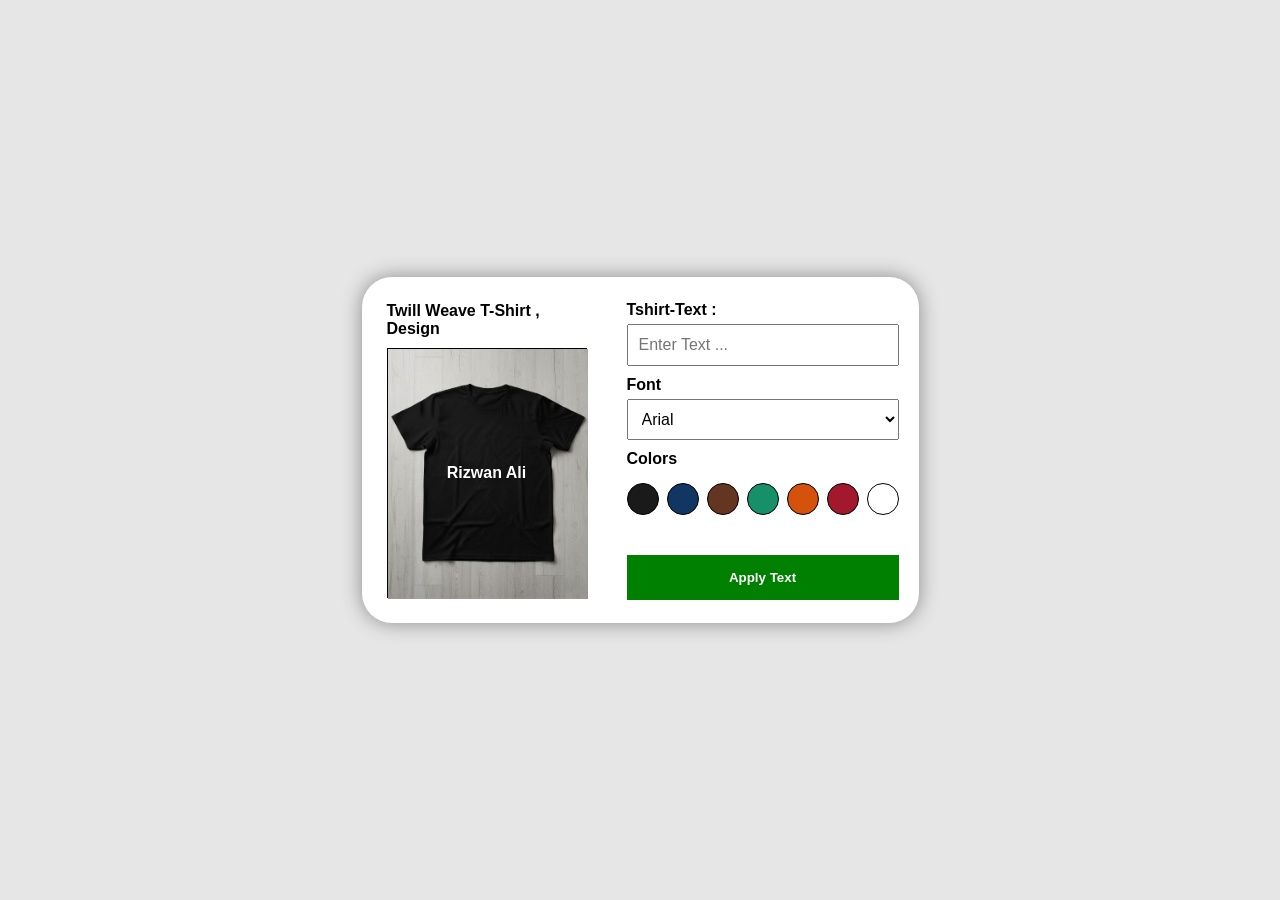
<file: Custom Product Mockup Tool/index.html>
<!DOCTYPE html>
<html lang="en">

<head>
    <meta charset="UTF-8">
    <meta name="viewport" content="width=device-width, initial-scale=1.0">
    <title>Product Mockup</title>
    <link rel="stylesheet" href="style.css">
</head>

<body>
    <div class="container">
        <div class="mockup-sec">
            <p class="shirt-name">Twill Weave T-Shirt ,
                Design</p>
            <div class="shirt-sec">
                <img id="Tshirt" src="Shirts/Black Shirt.png" height="250px" width="200px" alt="">
                <p id="Tshirt-text">Rizwan Ali</p>
            </div>
        </div>
        <div class="changing-sec">
            <div class="about-tshirt">
                <p>Tshirt-Text : </p>
                <input type="text" id="shirt-user-text" placeholder="Enter Text ...">
            </div>
            <div class="font">
                <p>Font</p>
                <select name="" id="font-selection">
                    <option value="Arial">Arial</option>
                    <option value="Courier New">Courier New</option>
                    <option value="Georgia">Georgia</option>
                    <option value="Impact">Impact</option>
                    <option value="Times New Roman">Times New Roman</option>
                </select>
            </div>
            <div class="colors">
                <p>Colors</p>
                <div class="clrs-pallets">
                    <div id="black-color" class="color-box clr-btn" data-shirt="black"
                        style="background-color: #1B1A1A;"></div>
                    <div id="blue-color" class="color-box clr-btn" data-shirt="blue" style="background-color: #113661;">
                    </div>
                    <div id="brown-color" class="color-box clr-btn" data-shirt="brown"
                        style="background-color: #643622;"></div>
                    <div id="green-color" class="color-box clr-btn" data-shirt="green"
                        style="background-color: #169069;"></div>
                    <div id="orange-color" class="color-box clr-btn" data-shirt="orange"
                        style="background-color: #D5520C;"></div>
                    <div id="red-color" class="color-box clr-btn" data-shirt="red" style="background-color: #A2182C;">
                    </div>
                    <div id="white-color" class="color-box clr-btn" data-shirt="white" style="background-color: #ffff;">
                    </div>
                </div>
            </div>
            <button id="apply-btn">
                Apply Text
            </button>
        </div>
    </div>
    <script src="app.js"></script>
</body>

</html>
</file>
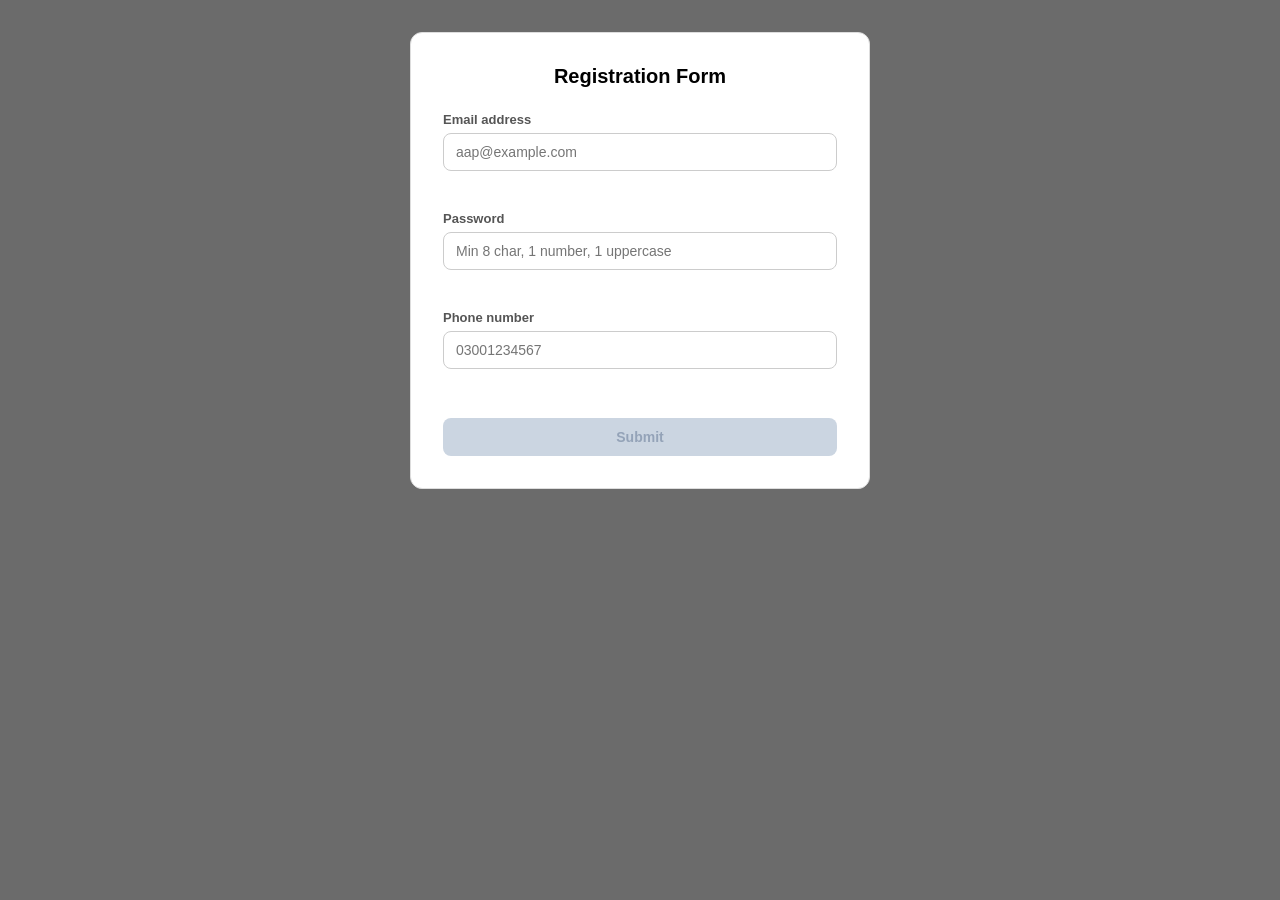
<file: Form Validation/index.html>
<!DOCTYPE html>
<html lang="en">

<head>
    <meta charset="UTF-8">
    <meta name="viewport" content="width=device-width, initial-scale=1.0">
    <title>Form Validation</title>
    <link rel="stylesheet" href="style.css">
</head>

<body>
    <div class="form-wrapper">
        <h2>Registration Form</h2>

        <div class="field">
            <label for="email">Email address</label>
            <input type="text" id="email" placeholder="aap@example.com">
            <div class="msg" id="email-msg"></div>
        </div>

        <div class="field">
            <label for="password">Password</label>
            <input type="password" id="password" placeholder="Min 8 char, 1 number, 1 uppercase">
            <div class="msg" id="password-msg"></div>
        </div>

        <div class="field">
            <label for="phone">Phone number</label>
            <input type="text" id="phone" placeholder="03001234567">
            <div class="msg" id="phone-msg"></div>
        </div>

        <button class="submit-btn" id="submit-btn" disabled>Submit</button>
        <div class="success-banner" id="success-banner">Form is Submitted! Thanks.</div>
    </div>
    <script src="app.js"></script>
</body>

</html>
</file>
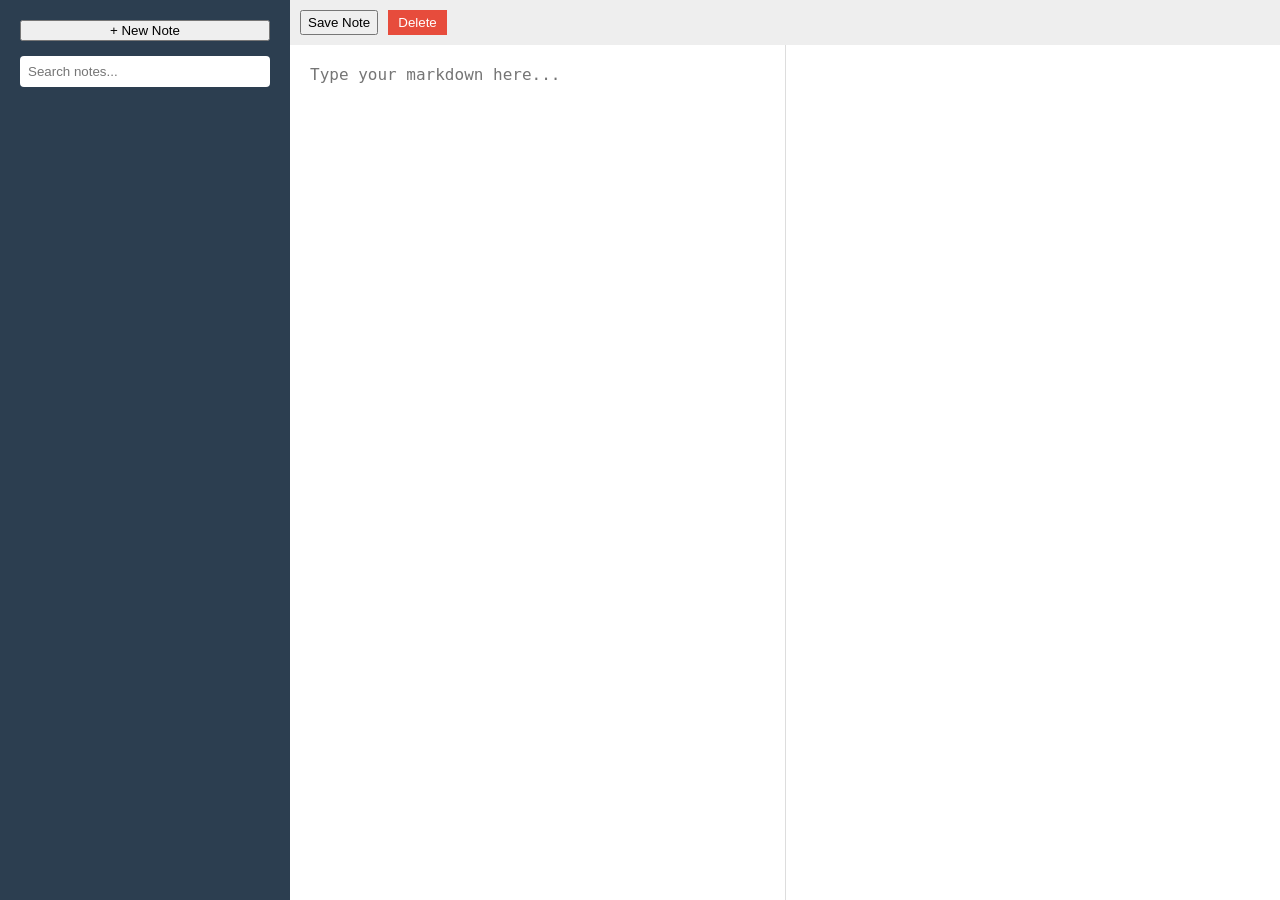
<file: Notes App/index.html>
<!DOCTYPE html>
<html lang="en">
<head>
    <meta charset="UTF-8">
    <meta name="viewport" content="width=device-width, initial-scale=1.0">
    <title>Notes Taking App</title>
    <link rel="stylesheet" href="style.css">
</head>
<body>
     <div class="app-container">
        <aside class="sidebar">
            <button id="add-note-btn">+ New Note</button>
            <input type="text" id="search-bar" placeholder="Search notes...">
            <ul id="notes-list"></ul>
        </aside>

        <main class="editor-container">
            <div class="toolbar">
                <button id="save-btn">Save Note</button>
                <button id="delete-btn" class="danger">Delete</button>
            </div>
            <div class="view-split">
                <textarea id="markdown-input" placeholder="Type your markdown here..."></textarea>
                <div id="markdown-preview" class="preview"></div>
            </div>
        </main>
    </div>
    <script src="app.js"></script>
</body>
</html>
</file>
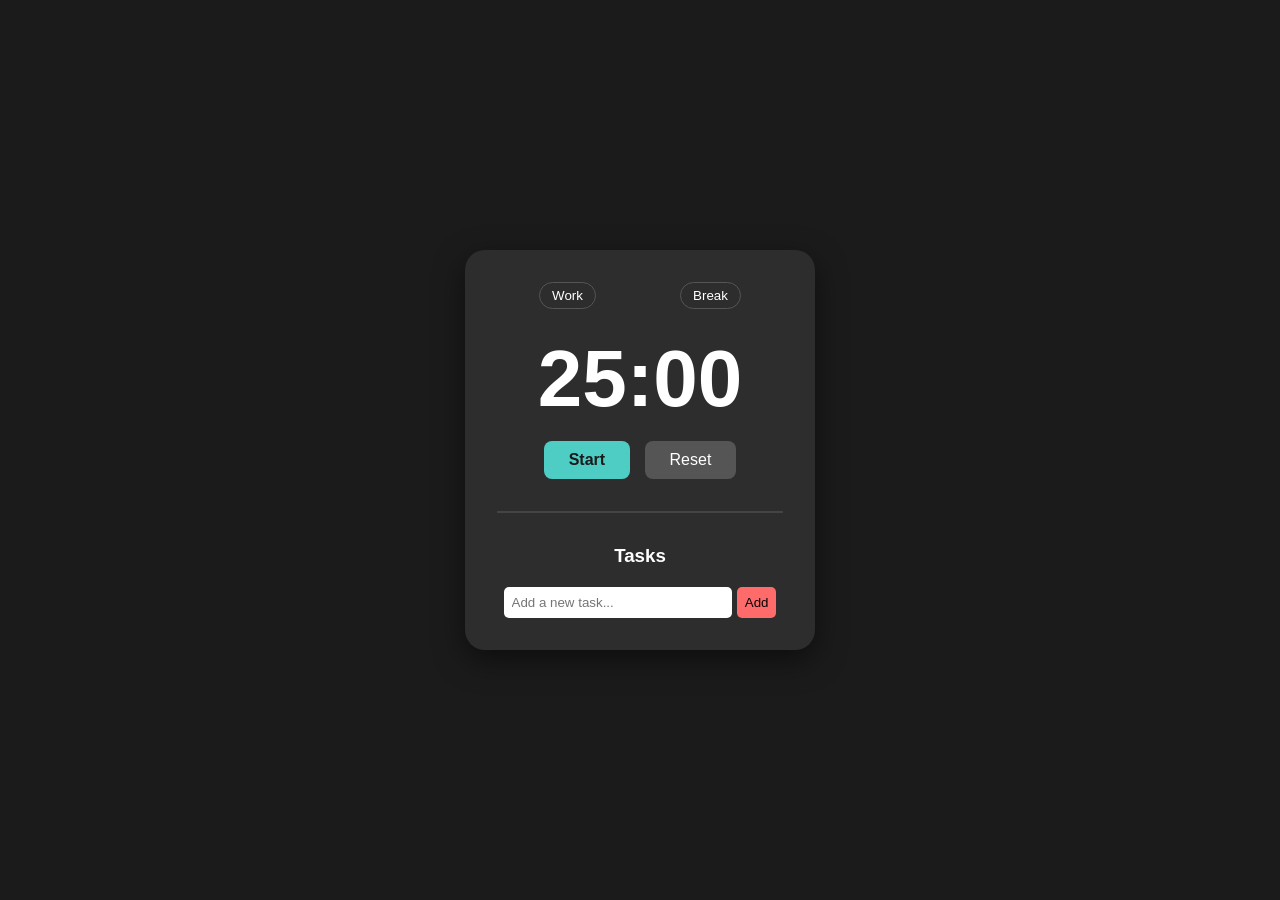
<file: Pomodoro Timer Pro/index.html>
<!DOCTYPE html>
<html lang="en">

<head>
    <meta charset="UTF-8">
    <meta name="viewport" content="width=device-width, initial-scale=1.0">
    <title>Pomodoro Timer Pro</title>
    <link rel="stylesheet" href="style.css">
</head>

<body>
    <div class="container">
        <div class="modes">
            <button class="modebtns" id="workbtn">Work</button>
            <button class="modebtns" id="breakbtn">Break</button>
        </div>
        <div class="timer-display" id="timer">25:00</div>
        <div class="controls">
            <button id="start-btn">Start</button>
            <button id="reset-btn">Reset</button>
        </div>
        <hr>
        <div class="task-section">
            <h3>Tasks</h3>
            <input type="text" id="taskInput" placeholder="Add a new task...">
            <button onclick="addTask()">Add</button>
            <ul id="taskList"></ul>
        </div>
    </div>
    <script src="app.js"></script>
</body>

</html>
</file>
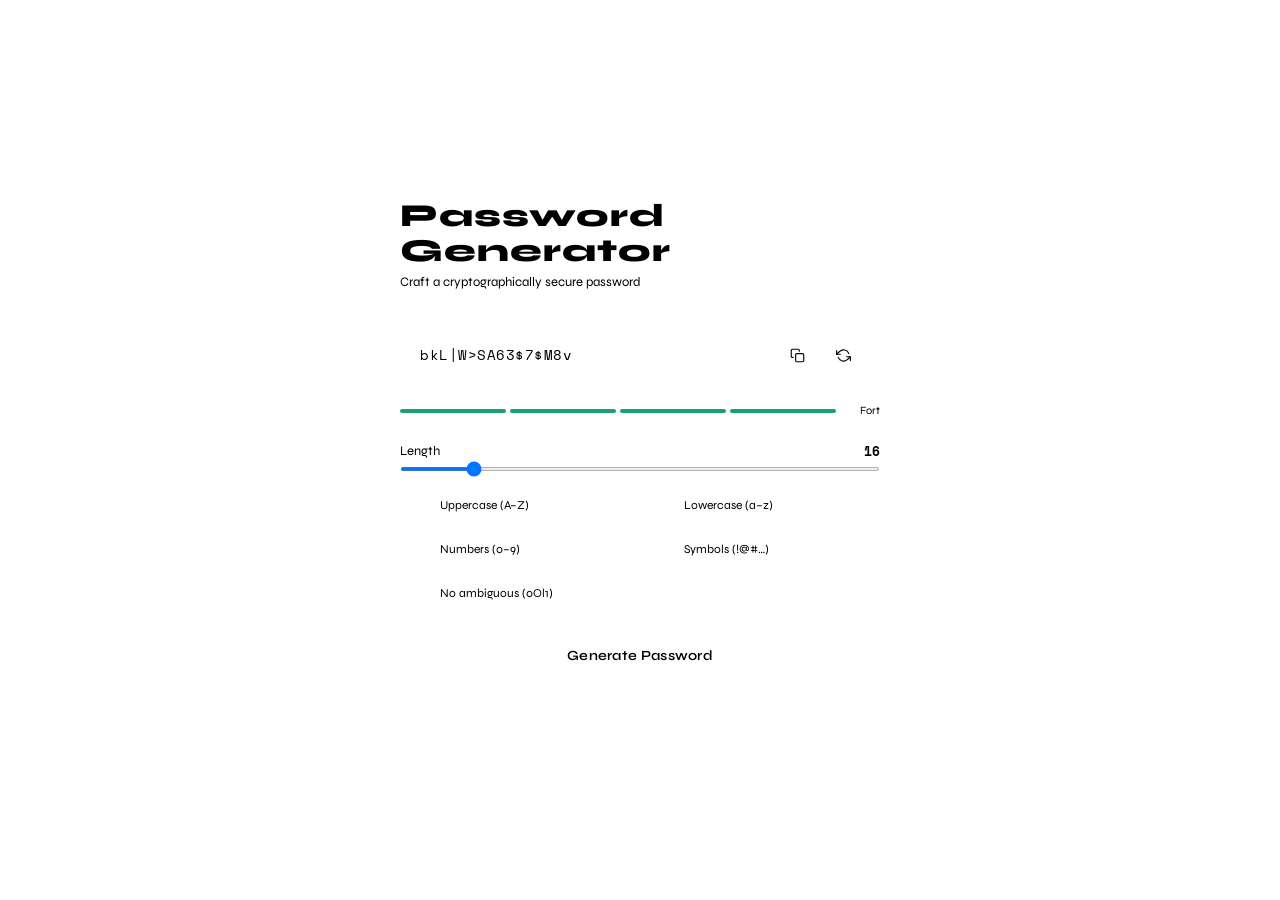
<file: Random Password Generator/index.html>
<!DOCTYPE html>
<html lang="en">

<head>
    <meta charset="UTF-8">
    <meta name="viewport" content="width=device-width, initial-scale=1.0">
    <title>Random Password Generator</title>
    <link
        href="https://fonts.googleapis.com/css2?family=Space+Mono:wght@400;700&family=Syne:wght@400;600;800&display=swap"
        rel="stylesheet">
    <link rel="stylesheet" href="style.css">

</head>

<body>
    <div class="wrap">

        <div class="header">
            <h1>Password <br> Generator</h1>
            <p>Craft a cryptographically secure password</p>
        </div>

        <div class="output-card">
            <div class="password-display placeholder" id="pwDisplay">Click Generate to Start</div>
            <button id="copyBtn" class="icon-btn" title="Copy">
                <svg viewBox="0 0 24 24">
                    <rect x="9" y="9" width="13" height="13" rx="2" />
                    <path d="M5 15H4a2 2 0 01-2-2V4a2 2 0 012-2h9a2 2 0 012 2v1" />
                </svg>
            </button>
            <button id="refreshBtn" class="icon-btn" title="Refresh">
                <svg viewBox="0 0 24 24">
                    <path d="M1 4v6h6" />
                    <path d="M23 20v-6h-6" />
                    <path d="M20.49 9A9 9 0 005.64 5.64L1 10m22 4l-4.64 4.36A9 9 0 013.51 15" />
                </svg>
            </button>
        </div>

        <div class="strength-bar">
            <div class="strength-seg" id="s1"></div>
            <div class="strength-seg" id="s2"></div>
            <div class="strength-seg" id="s3"></div>
            <div class="strength-seg" id="s4"></div>
            <span class="strength-label" id="strengthLabel">Weak</span>
        </div>

        <div class="controls">

            <div class="slider-row">
                <div class="slider-label">
                    <span>Length</span>
                    <strong id="lenVal">16</strong>
                </div>
                <input type="range" min="8" max="64" value="16" step="1" id="lenSlider">
            </div>

            <div class="toggles">

                <div class="toggle-row active" data-key="upper">
                    <div class="toggle-box">
                        <svg viewBox="0 0 12 12">
                            <polyline points="2,6 5,9 10,3" />
                        </svg>
                    </div>
                    <span class="toggle-text">Uppercase (A–Z)</span>
                </div>

                <div class="toggle-row active" data-key="lower">
                    <div class="toggle-box">
                        <svg viewBox="0 0 12 12">
                            <polyline points="2,6 5,9 10,3" />
                        </svg>
                    </div>
                    <span class="toggle-text">Lowercase (a–z)</span>
                </div>

                <div class="toggle-row active" data-key="nums">
                    <div class="toggle-box">
                        <svg viewBox="0 0 12 12">
                            <polyline points="2,6 5,9 10,3" />
                        </svg>
                    </div>
                    <span class="toggle-text">Numbers (0–9)</span>
                </div>

                <div class="toggle-row active" data-key="syms">
                    <div class="toggle-box">
                        <svg viewBox="0 0 12 12">
                            <polyline points="2,6 5,9 10,3" />
                        </svg>
                    </div>
                    <span class="toggle-text">Symbols (!@#…)</span>
                </div>

                <div class="toggle-row" data-key="noamb">
                    <div class="toggle-box">
                        <svg viewBox="0 0 12 12">
                            <polyline points="2,6 5,9 10,3" />
                        </svg>
                    </div>
                    <span class="toggle-text">No ambiguous (0Ol1)</span>
                </div>
            </div>
        </div>

        <button class="generate-btn" id="genBtn">Generate Password</button>
        <div class="copied-toast" id="toast">Copied to clipboard!</div>

    </div>
    <script src="app.js"></script>
</body>

</html>
</file>
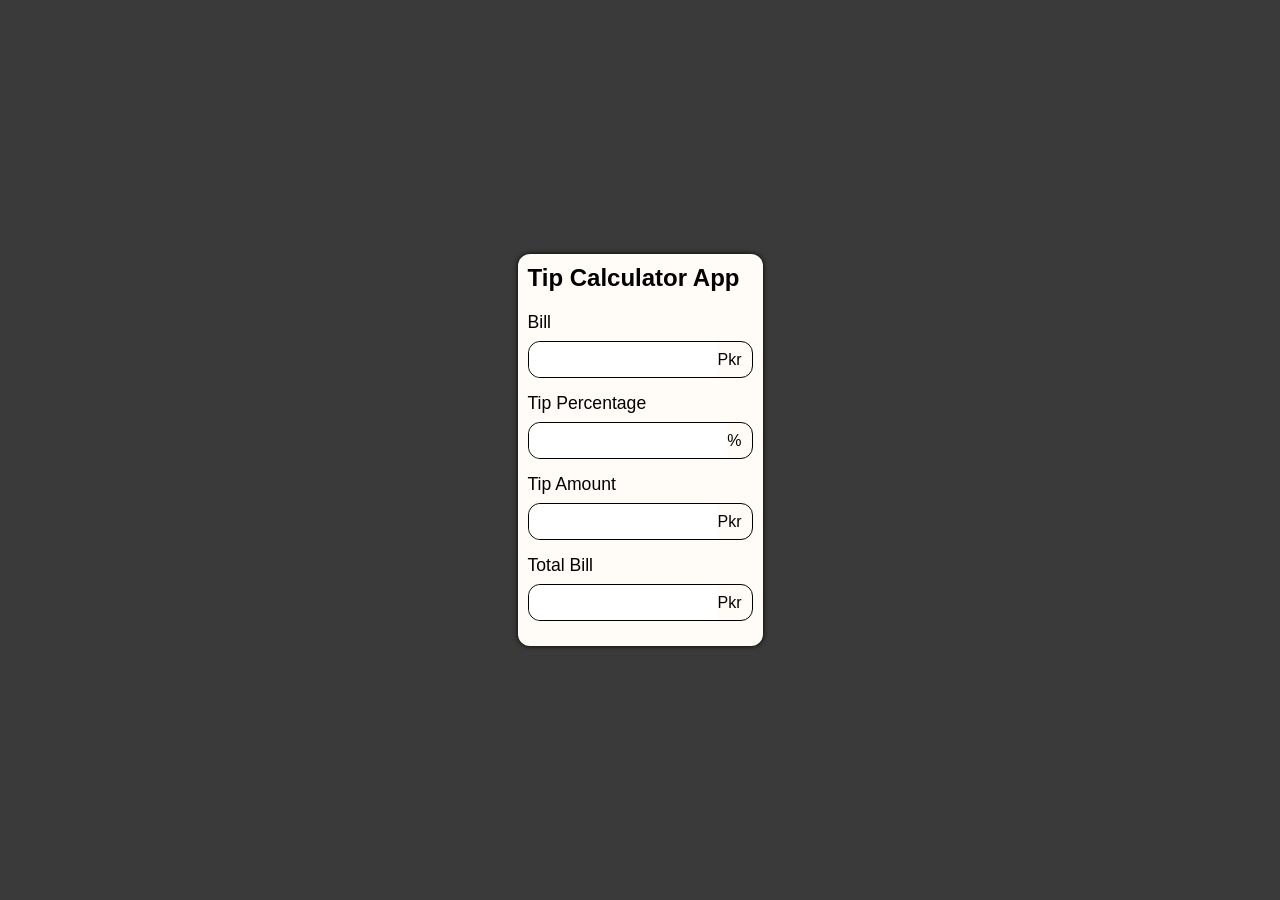
<file: Simple Tip Calculator/index.html>
<!DOCTYPE html>
<html lang="en">

<head>
    <meta charset="UTF-8">
    <meta name="viewport" content="width=device-width, initial-scale=1.0">
    <title>Tip Calculator</title>
    <link rel="stylesheet" href="style.css">
</head>

<body>
    <div class="main-wrap">
        <h2>Tip Calculator App</h2>
        <div class="input-group">
            <label for="">Bill</label>
            <div class="input-section">
                <input type="text" name="bill" id="bill" value="">
                <span>Pkr</span>
            </div>
        </div>
        <div class="input-group">
            <label for="">Tip Percentage</label>
            <div class="input-section" id="tip-per">
                <input type="text" name="tip-percentage" id="tip-percentage" value="">
                <span>%</span>

            </div>
        </div>
        <div class="input-group">
            <label for="">Tip Amount</label>
            <div class="input-section">
                <input type="text" name="Tip-Amount" id="Tip-Amount" value="">
                <span>Pkr</span>
            </div>
        </div>
        <div class="input-group">
            <label for="totalbill">Total Bill</label>
            <div class="input-section">
                <input type="text" name="totalbill" id="totalbill" value="">
                <span>Pkr</span>
            </div>
        </div>
    </div>

    </div>
    <script src="app.js"></script>

</body>

</html>
</file>
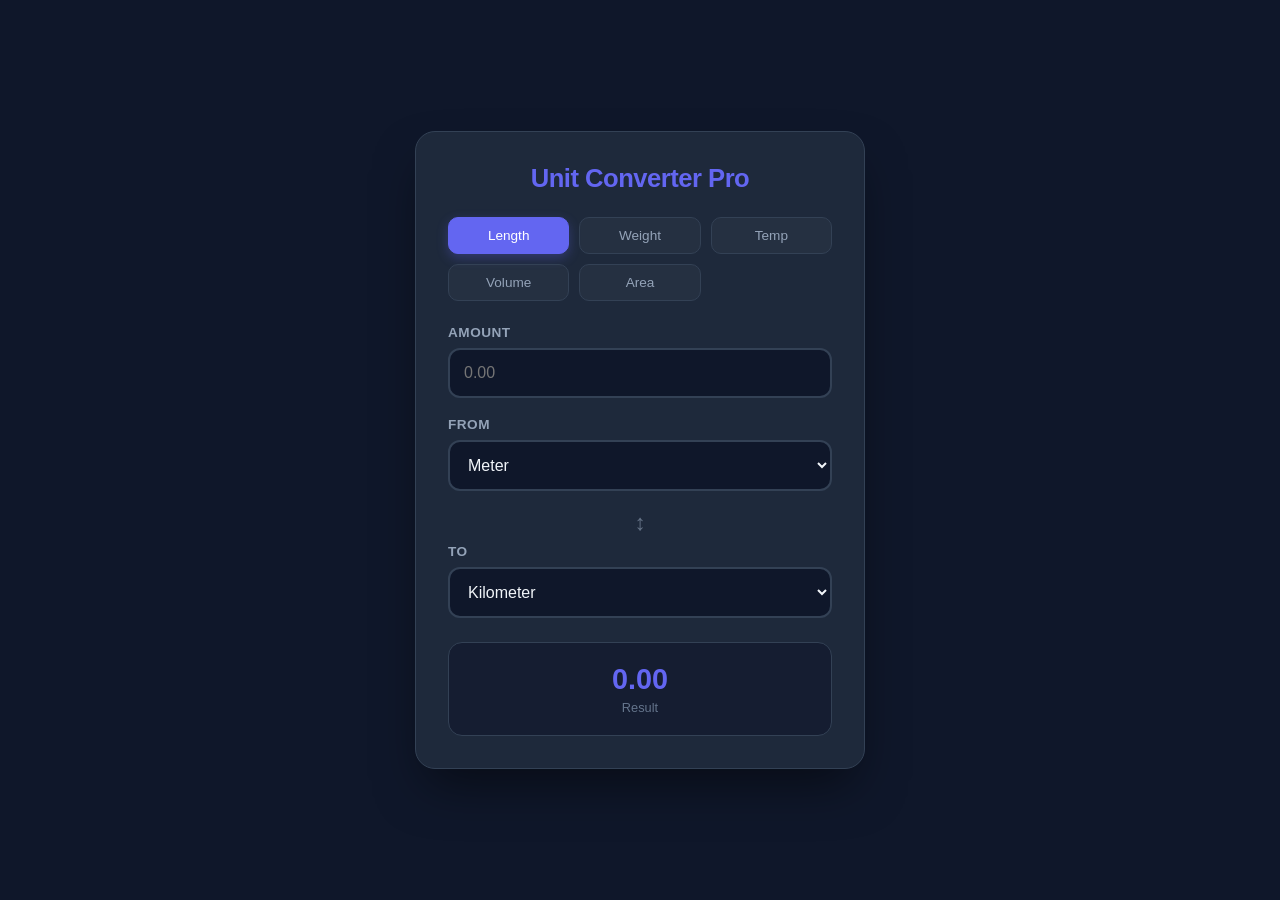
<file: Unit Converter Pro/index.html>
<!DOCTYPE html>
<html lang="en">

<head>
    <meta charset="UTF-8">
    <meta name="viewport" content="width=device-width, initial-scale=1.0">
    <title>Unit Converter Pro</title>
    <link rel="stylesheet" href="style.css">
</head>

<body>
    <div class="converter-card">
        <div class="header">
            <h1>Unit Converter Pro</h1>
            
        </div>

        <!-- Category Selection -->
        <div class="category-grid">
            <button class="cat-btn active" onclick="setCategory('length')">Length</button>
            <button class="cat-btn" onclick="setCategory('weight')">Weight</button>
            <button class="cat-btn" onclick="setCategory('temp')">Temp</button>
            <button class="cat-btn" onclick="setCategory('volume')">Volume</button>
            <button class="cat-btn" onclick="setCategory('area')">Area</button>
        </div>

        <div class="input-group">
            <label>Amount</label>
            <input type="number" id="inputValue" placeholder="0.00" oninput="convert()">
        </div>

        <div class="input-group">
            <label>From</label>
            <select id="fromUnit" onchange="convert()"></select>
        </div>

        <div class="swap-icon">↕</div>

        <div class="input-group">
            <label>To</label>
            <select id="toUnit" onchange="convert()"></select>
        </div>

        <div class="result-box">
            <span class="result-value" id="resultDisplay">0.00</span>
            <div id="unitLabel" style="font-size: 0.8rem; margin-top: 4px; color: #64748b;">Result</div>
        </div>
    </div>
    <script src="app.js"></script>
</body>

</html>
</file>
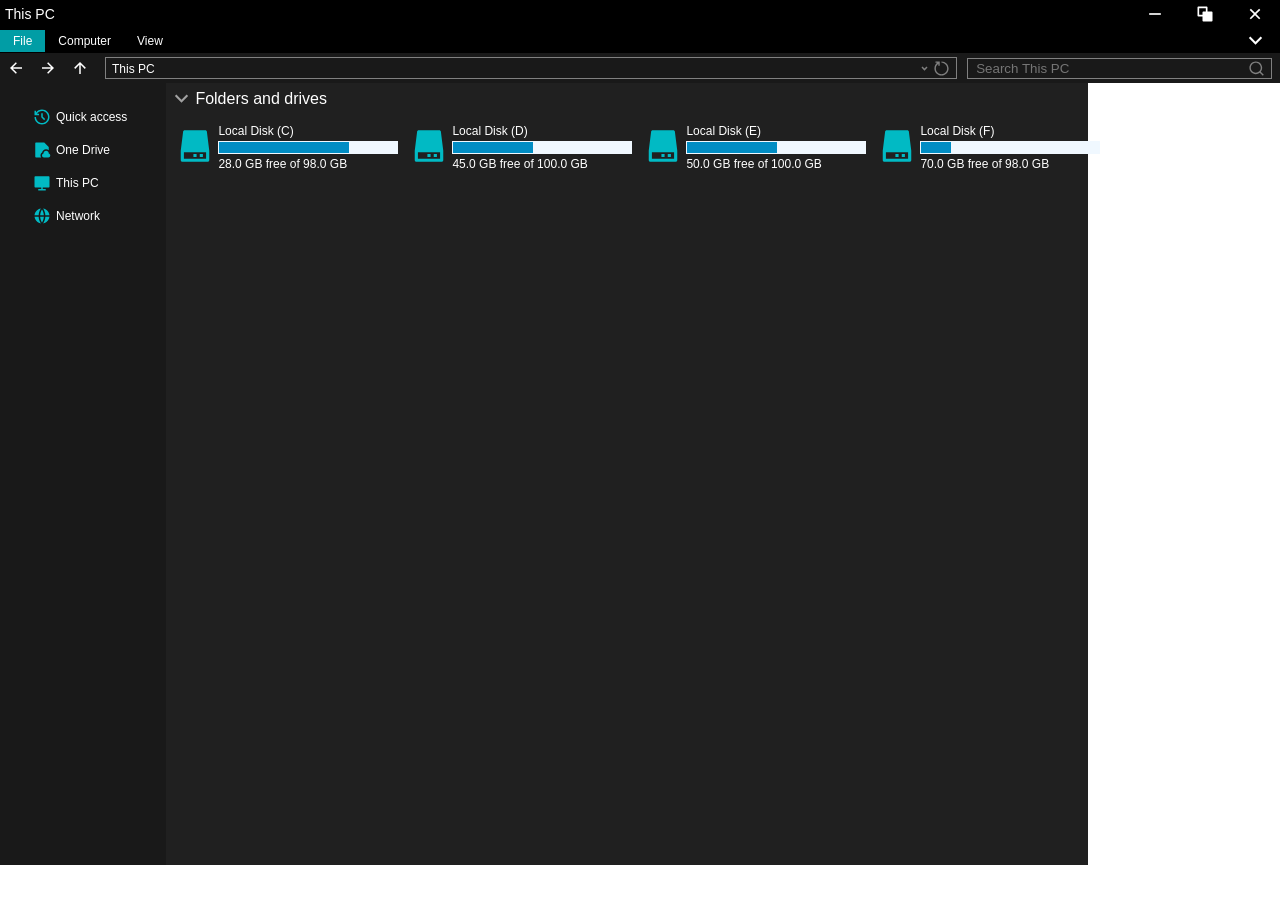
<file: Window File Explorer UI/index.html>
<!DOCTYPE html>
<html lang="en">

<head>
    <meta charset="UTF-8">
    <meta name="viewport" content="width=device-width, initial-scale=1.0">
    <title>File Explorer</title>
    <link rel="stylesheet" href="style.css">
</head>

<body>
    <header>
        <div class="first-row">
            <span class="pc-name">This PC</span>
            <div class="first-row-navigations">
                <div class="nav-icons"><svg xmlns="http://www.w3.org/2000/svg" class="navigation-icons"
                        viewBox="0 0 24 24" fill="white">
                        <path d="M5 11V13H19V11H5Z"></path>
                    </svg></div>
                <div class="nav-icons"><svg xmlns="http://www.w3.org/2000/svg" class="navigation-icons"
                        viewBox="0 0 24 24" fill="white">
                        <path
                            d="M14 3C14.5523 3 15 3.44772 15 4V9H20C20.5523 9 21 9.44772 21 10V20C21 20.5523 20.5523 21 20 21H10C9.44772 21 9 20.5523 9 20V15H4C3.44772 15 3 14.5523 3 14V4C3 3.44772 3.44772 3 4 3H14ZM13 5H5V13H9V10C9 9.44772 9.44772 9 10 9H13V5Z">
                        </path>
                    </svg></div>
                <div class="nav-icons cross-icon"><svg xmlns="http://www.w3.org/2000/svg" class="navigation-icons"
                        viewBox="0 0 24 24" fill="white">
                        <path
                            d="M11.9997 10.5865L16.9495 5.63672L18.3637 7.05093L13.4139 12.0007L18.3637 16.9504L16.9495 18.3646L11.9997 13.4149L7.04996 18.3646L5.63574 16.9504L10.5855 12.0007L5.63574 7.05093L7.04996 5.63672L11.9997 10.5865Z">
                        </path>
                    </svg></div>
            </div>
        </div>
        <div class="second-row">
            <div class="second-row-leftside">
                <span class="srl-nav srl-nav1">File</span>
                <span class="srl-nav">Computer</span>
                <span class="srl-nav">View</span>
            </div>
            <div class="second-row-down-arrow"><svg xmlns="http://www.w3.org/2000/svg" class="second-row-svg"
                    viewBox="0 0 24 24" fill="white">
                    <path
                        d="M11.9999 13.1714L16.9497 8.22168L18.3639 9.63589L11.9999 15.9999L5.63599 9.63589L7.0502 8.22168L11.9999 13.1714Z">
                    </path>
                </svg>
            </div>
        </div>
        <div class="third-row">
            <div class="third-row-right">
                <div class="trr-icons"><svg class="trr-inside-icons backbtn" xmlns="http://www.w3.org/2000/svg"
                        viewBox="0 0 24 24" fill="white">
                        <path
                            d="M7.82843 10.9999H20V12.9999H7.82843L13.1924 18.3638L11.7782 19.778L4 11.9999L11.7782 4.22168L13.1924 5.63589L7.82843 10.9999Z">
                        </path>
                    </svg>
                </div>
                <div class="trr-icons"><svg class="trr-inside-icons" xmlns="http://www.w3.org/2000/svg"
                        viewBox="0 0 24 24" fill="white">
                        <path
                            d="M16.1716 10.9999L10.8076 5.63589L12.2218 4.22168L20 11.9999L12.2218 19.778L10.8076 18.3638L16.1716 12.9999H4V10.9999H16.1716Z">
                        </path>
                    </svg>
                </div>
                <div class="trr-icons"><svg class="trr-inside-icons" xmlns="http://www.w3.org/2000/svg"
                        viewBox="0 0 24 24" fill="white">
                        <path
                            d="M13.0001 7.82843V20H11.0001V7.82843L5.63614 13.1924L4.22192 11.7782L12.0001 4L19.7783 11.7782L18.3641 13.1924L13.0001 7.82843Z">
                        </path>
                    </svg>
                </div>
            </div>
            <div class="third-row-middle">
                <div>
                    <span>This PC</span>
                </div>
                <div class="trm-icons">
                    <svg class="trm-icons-right" xmlns="http://www.w3.org/2000/svg" viewBox="0 0 24 24" fill="gray">
                        <path
                            d="M12 15.0006L7.75732 10.758L9.17154 9.34375L12 12.1722L14.8284 9.34375L16.2426 10.758L12 15.0006Z">
                        </path>
                    </svg>
                    <svg class="trm-icons-right refresh" xmlns="http://www.w3.org/2000/svg" viewBox="0 0 24 24"
                        fill="gray">
                        <path
                            d="M2 12C2 17.5228 6.47715 22 12 22C17.5228 22 22 17.5228 22 12C22 6.47715 17.5228 2 12 2V4C16.4183 4 20 7.58172 20 12C20 16.4183 16.4183 20 12 20C7.58172 20 4 16.4183 4 12C4 9.25022 5.38734 6.82447 7.50024 5.38451L7.5 8H9.5V2L3.5 2V4L5.99918 3.99989C3.57075 5.82434 2 8.72873 2 12Z">
                        </path>
                    </svg>
                </div>
            </div>
            <div class="third-row-left">
                <input class="search-input" type="text" placeholder="Search This PC">
                <div class="third-row-icons">
                    <svg xmlns="http://www.w3.org/2000/svg" class="search-icon" viewBox="0 0 24 24" fill="gray">
                        <path
                            d="M18.031 16.6168L22.3137 20.8995L20.8995 22.3137L16.6168 18.031C15.0769 19.263 13.124 20 11 20C6.032 20 2 15.968 2 11C2 6.032 6.032 2 11 2C15.968 2 20 6.032 20 11C20 13.124 19.263 15.0769 18.031 16.6168ZM16.0247 15.8748C17.2475 14.6146 18 12.8956 18 11C18 7.1325 14.8675 4 11 4C7.1325 4 4 7.1325 4 11C4 14.8675 7.1325 18 11 18C12.8956 18 14.6146 17.2475 15.8748 16.0247L16.0247 15.8748Z">
                        </path>
                    </svg>
                </div>
            </div>
        </div>
    </header>
    <main class="main">
        <div class="main-sidebar">
            <div class="main-sidebar-options Quick-Acces">
                <svg xmlns="http://www.w3.org/2000/svg" class="sidebar-right-arrows" viewBox="0 0 24 24" fill="white">
                    <path
                        d="M13.1717 12.0007L8.22192 7.05093L9.63614 5.63672L16.0001 12.0007L9.63614 18.3646L8.22192 16.9504L13.1717 12.0007Z">
                    </path>
                </svg>
                <svg xmlns="http://www.w3.org/2000/svg" class="sidebar-right-icons" viewBox="0 0 24 24"
                    fill="currentColor">
                    <path
                        d="M12 2C17.5228 2 22 6.47715 22 12C22 17.5228 17.5228 22 12 22C6.47715 22 2 17.5228 2 12H4C4 16.4183 7.58172 20 12 20C16.4183 20 20 16.4183 20 12C20 7.58172 16.4183 4 12 4C9.25022 4 6.82447 5.38734 5.38451 7.50024L8 7.5V9.5H2V3.5H4L3.99989 5.99918C5.82434 3.57075 8.72873 2 12 2ZM13 7L12.9998 11.585L16.2426 14.8284L14.8284 16.2426L10.9998 12.413L11 7H13Z">
                    </path>
                </svg>
                <span>Quick access</span>
            </div>
            <div class="main-sidebar-options One-Drive">
                <svg xmlns="http://www.w3.org/2000/svg" class="sidebar-right-arrows" viewBox="0 0 24 24" fill="white">
                    <path
                        d="M13.1717 12.0007L8.22192 7.05093L9.63614 5.63672L16.0001 12.0007L9.63614 18.3646L8.22192 16.9504L13.1717 12.0007Z">
                    </path>
                </svg>
                <svg xmlns="http://www.w3.org/2000/svg" class="sidebar-right-icons" viewBox="0 0 24 24"
                    fill="currentColor">
                    <path
                        d="M14.9968 2L21 8L21.0012 12.2606C20.0501 11.4722 18.8302 11 17.5 11L17.2788 11.0044C14.784 11.103 12.7164 12.8635 12.1523 15.2093L12.136 15.283L12.1068 15.3024C10.8223 16.1634 10 17.6255 10 19.25C10 20.273 10.3242 21.2231 10.8771 22.0006L3.9934 22C3.48412 22 3.06409 21.6171 3.00669 21.1239L3 21.0082V2.9918C3 2.49363 3.38689 2.06546 3.88533 2.00683L4.00221 2H14.9968ZM17.5 13C19.433 13 21 14.567 21 16.5L20.9985 16.6033C22.1531 16.9285 23 17.9903 23 19.25C23 20.7125 21.8583 21.9084 20.4175 21.995L20.25 22H14.75L14.5825 21.995C13.1417 21.9084 12 20.7125 12 19.25C12 17.99 12.8474 16.9279 14.0034 16.6025L14 16.5C14 14.567 15.567 13 17.5 13Z">
                    </path>
                </svg>
                <span>One Drive</span>
            </div>
            <div class="main-sidebar-options ThisPc">
                <svg xmlns="http://www.w3.org/2000/svg" class="sidebar-right-arrows ThisPc-arrow" viewBox="0 0 24 24"
                    fill="white">
                    <path
                        d="M13.1717 12.0007L8.22192 7.05093L9.63614 5.63672L16.0001 12.0007L9.63614 18.3646L8.22192 16.9504L13.1717 12.0007Z">
                    </path>
                </svg>
                <svg xmlns="http://www.w3.org/2000/svg" class="sidebar-right-icons Pcname" viewBox="0 0 24 24"
                    fill="currentColor">
                    <path
                        d="M13 18V20H17V22H7V20H11V18H2.9918C2.44405 18 2 17.5511 2 16.9925V4.00748C2 3.45107 2.45531 3 2.9918 3H21.0082C21.556 3 22 3.44892 22 4.00748V16.9925C22 17.5489 21.5447 18 21.0082 18H13Z">
                    </path>
                </svg>
                <span class="Pcname">This PC</span>
            </div>
            <div class="pcdisks">
                <div class="pcdisks-side  side-list1 " data-set="C">
                    <svg xmlns="http://www.w3.org/2000/svg" class="sidebar-right-arrows" viewBox="0 0 24 24"
                        fill="white">
                        <path
                            d="M13.1717 12.0007L8.22192 7.05093L9.63614 5.63672L16.0001 12.0007L9.63614 18.3646L8.22192 16.9504L13.1717 12.0007Z">
                        </path>
                    </svg>
                    <svg xmlns="http://www.w3.org/2000/svg" class="sidebar-disk-icons" viewBox="0 0 24 24"
                        fill="currentColor">
                        <path
                            d="M5.5 2C4.99568 2 4.57028 2.37554 4.50772 2.87597L3.00772 14.876C3.00258 14.9171 3 14.9585 3 15V21C3 21.5523 3.44772 22 4 22H20C20.5523 22 21 21.5523 21 21V15C21 14.9585 20.9974 14.9171 20.9923 14.876L19.4923 2.87597C19.4297 2.37554 19.0043 2 18.5 2H5.5ZM5 16H19V20H5V16ZM15 17H17V19H15V17ZM13 17H11V19H13V17Z">
                        </path>
                    </svg>
                    <span>Local Disk (C;)</span>
                </div>
                <div class="pcdisks-side  side-list2 " data-set="D">
                    <svg xmlns="http://www.w3.org/2000/svg" class="sidebar-right-arrows" viewBox="0 0 24 24"
                        fill="white">
                        <path
                            d="M13.1717 12.0007L8.22192 7.05093L9.63614 5.63672L16.0001 12.0007L9.63614 18.3646L8.22192 16.9504L13.1717 12.0007Z">
                        </path>
                    </svg>
                    <svg xmlns="http://www.w3.org/2000/svg" class="sidebar-disk-icons" viewBox="0 0 24 24"
                        fill="currentColor">
                        <path
                            d="M5.5 2C4.99568 2 4.57028 2.37554 4.50772 2.87597L3.00772 14.876C3.00258 14.9171 3 14.9585 3 15V21C3 21.5523 3.44772 22 4 22H20C20.5523 22 21 21.5523 21 21V15C21 14.9585 20.9974 14.9171 20.9923 14.876L19.4923 2.87597C19.4297 2.37554 19.0043 2 18.5 2H5.5ZM5 16H19V20H5V16ZM15 17H17V19H15V17ZM13 17H11V19H13V17Z">
                        </path>
                    </svg>
                    <span>Local Disk (D;)</span>
                </div>
                <div class="pcdisks-side  side-list3 " data-set="E">
                    <svg xmlns="http://www.w3.org/2000/svg" class="sidebar-right-arrows" viewBox="0 0 24 24"
                        fill="white">
                        <path
                            d="M13.1717 12.0007L8.22192 7.05093L9.63614 5.63672L16.0001 12.0007L9.63614 18.3646L8.22192 16.9504L13.1717 12.0007Z">
                        </path>
                    </svg>
                    <svg xmlns="http://www.w3.org/2000/svg" class="sidebar-disk-icons" viewBox="0 0 24 24"
                        fill="currentColor">
                        <path
                            d="M5.5 2C4.99568 2 4.57028 2.37554 4.50772 2.87597L3.00772 14.876C3.00258 14.9171 3 14.9585 3 15V21C3 21.5523 3.44772 22 4 22H20C20.5523 22 21 21.5523 21 21V15C21 14.9585 20.9974 14.9171 20.9923 14.876L19.4923 2.87597C19.4297 2.37554 19.0043 2 18.5 2H5.5ZM5 16H19V20H5V16ZM15 17H17V19H15V17ZM13 17H11V19H13V17Z">
                        </path>
                    </svg>
                    <span>Local Disk (E;)</span>
                </div>
                <div class="pcdisks-side  side-list4 " data-set="F">
                    <svg xmlns="http://www.w3.org/2000/svg" class="sidebar-right-arrows" viewBox="0 0 24 24"
                        fill="white">
                        <path
                            d="M13.1717 12.0007L8.22192 7.05093L9.63614 5.63672L16.0001 12.0007L9.63614 18.3646L8.22192 16.9504L13.1717 12.0007Z">
                        </path>
                    </svg>
                    <svg xmlns="http://www.w3.org/2000/svg" class="sidebar-disk-icons" viewBox="0 0 24 24"
                        fill="currentColor">
                        <path
                            d="M5.5 2C4.99568 2 4.57028 2.37554 4.50772 2.87597L3.00772 14.876C3.00258 14.9171 3 14.9585 3 15V21C3 21.5523 3.44772 22 4 22H20C20.5523 22 21 21.5523 21 21V15C21 14.9585 20.9974 14.9171 20.9923 14.876L19.4923 2.87597C19.4297 2.37554 19.0043 2 18.5 2H5.5ZM5 16H19V20H5V16ZM15 17H17V19H15V17ZM13 17H11V19H13V17Z">
                        </path>
                    </svg>
                    <span>Local Disk (F;)</span>
                </div>
            </div>
            <div class="main-sidebar-options Network">
                <svg xmlns="http://www.w3.org/2000/svg" class="sidebar-right-arrows" viewBox="0 0 24 24" fill="white">
                    <path
                        d="M13.1717 12.0007L8.22192 7.05093L9.63614 5.63672L16.0001 12.0007L9.63614 18.3646L8.22192 16.9504L13.1717 12.0007Z">
                    </path>
                </svg>
                <svg xmlns="http://www.w3.org/2000/svg" class="sidebar-right-icons" viewBox="0 0 24 24"
                    fill="currentColor">
                    <path
                        d="M2.04932 12.9999H7.52725C7.70624 16.2688 8.7574 19.3053 10.452 21.8809C5.98761 21.1871 2.5001 17.5402 2.04932 12.9999ZM2.04932 10.9999C2.5001 6.45968 5.98761 2.81276 10.452 2.11902C8.7574 4.69456 7.70624 7.73111 7.52725 10.9999H2.04932ZM21.9506 10.9999H16.4726C16.2936 7.73111 15.2425 4.69456 13.5479 2.11902C18.0123 2.81276 21.4998 6.45968 21.9506 10.9999ZM21.9506 12.9999C21.4998 17.5402 18.0123 21.1871 13.5479 21.8809C15.2425 19.3053 16.2936 16.2688 16.4726 12.9999H21.9506ZM9.53068 12.9999H14.4692C14.2976 15.7828 13.4146 18.3732 11.9999 20.5915C10.5852 18.3732 9.70229 15.7828 9.53068 12.9999ZM9.53068 10.9999C9.70229 8.21709 10.5852 5.62672 11.9999 3.40841C13.4146 5.62672 14.2976 8.21709 14.4692 10.9999H9.53068Z">
                    </path>
                </svg>
                <span>Network</span>
            </div>
        </div>
        <div class="main-section">
            <div class="folder-drives">
                <svg xmlns="http://www.w3.org/2000/svg" class="folder-drive-right-arrow fd-icons" viewBox="0 0 24 24"
                    fill="currentColor">
                    <path
                        d="M13.1717 12.0007L8.22192 7.05093L9.63614 5.63672L16.0001 12.0007L9.63614 18.3646L8.22192 16.9504L13.1717 12.0007Z">
                    </path>
                </svg>
                <span>Folders and drives</span>
            </div>
            <div class="main-disks-section">
                <div class="d-section">
                    <div class="disk-one tiles">
                        <div class="tile-icon">
                            <svg xmlns="http://www.w3.org/2000/svg" class="t-icon" viewBox="0 0 24 24"
                                fill="currentColor">
                                <path
                                    d="M5.5 2C4.99568 2 4.57028 2.37554 4.50772 2.87597L3.00772 14.876C3.00258 14.9171 3 14.9585 3 15V21C3 21.5523 3.44772 22 4 22H20C20.5523 22 21 21.5523 21 21V15C21 14.9585 20.9974 14.9171 20.9923 14.876L19.4923 2.87597C19.4297 2.37554 19.0043 2 18.5 2H5.5ZM5 16H19V20H5V16ZM15 17H17V19H15V17ZM13 17H11V19H13V17Z">
                                </path>
                            </svg>
                        </div>
                        <div class="tiles-info">
                            <p>Local Disk (C)</p>
                            <div class="tiles-shows">
                                <div class="tiles-storage-diskC"></div>
                            </div>
                            <p>28.0 GB free of 98.0 GB</p>
                        </div>
                    </div>
                    <div class="disk-two tiles">
                        <div class="tile-icon">
                            <svg xmlns="http://www.w3.org/2000/svg" class="t-icon" viewBox="0 0 24 24"
                                fill="currentColor">
                                <path
                                    d="M5.5 2C4.99568 2 4.57028 2.37554 4.50772 2.87597L3.00772 14.876C3.00258 14.9171 3 14.9585 3 15V21C3 21.5523 3.44772 22 4 22H20C20.5523 22 21 21.5523 21 21V15C21 14.9585 20.9974 14.9171 20.9923 14.876L19.4923 2.87597C19.4297 2.37554 19.0043 2 18.5 2H5.5ZM5 16H19V20H5V16ZM15 17H17V19H15V17ZM13 17H11V19H13V17Z">
                                </path>
                            </svg>
                        </div>
                        <div class="tiles-info">
                            <p>Local Disk (D)</p>
                            <div class="tiles-shows">
                                <div class="tiles-storage-diskD"></div>
                            </div>
                            <p>45.0 GB free of 100.0 GB</p>
                        </div>
                    </div>
                    <div class="disk-three tiles">
                        <div class="tile-icon">
                            <svg xmlns="http://www.w3.org/2000/svg" class="t-icon" viewBox="0 0 24 24"
                                fill="currentColor">
                                <path
                                    d="M5.5 2C4.99568 2 4.57028 2.37554 4.50772 2.87597L3.00772 14.876C3.00258 14.9171 3 14.9585 3 15V21C3 21.5523 3.44772 22 4 22H20C20.5523 22 21 21.5523 21 21V15C21 14.9585 20.9974 14.9171 20.9923 14.876L19.4923 2.87597C19.4297 2.37554 19.0043 2 18.5 2H5.5ZM5 16H19V20H5V16ZM15 17H17V19H15V17ZM13 17H11V19H13V17Z">
                                </path>
                            </svg>
                        </div>
                        <div class="tiles-info">
                            <p>Local Disk (E)</p>
                            <div class="tiles-shows">
                                <div class="tiles-storage-diskE"></div>
                            </div>
                            <p>50.0 GB free of 100.0 GB</p>
                        </div>
                    </div>
                    <div class="disk-four tiles">
                        <div class="tile-icon">
                            <svg xmlns="http://www.w3.org/2000/svg" class="t-icon" viewBox="0 0 24 24"
                                fill="currentColor">
                                <path
                                    d="M5.5 2C4.99568 2 4.57028 2.37554 4.50772 2.87597L3.00772 14.876C3.00258 14.9171 3 14.9585 3 15V21C3 21.5523 3.44772 22 4 22H20C20.5523 22 21 21.5523 21 21V15C21 14.9585 20.9974 14.9171 20.9923 14.876L19.4923 2.87597C19.4297 2.37554 19.0043 2 18.5 2H5.5ZM5 16H19V20H5V16ZM15 17H17V19H15V17ZM13 17H11V19H13V17Z">
                                </path>
                            </svg>
                        </div>
                        <div class="tiles-info">
                            <p>Local Disk (F)</p>
                            <div class="tiles-shows">
                                <div class="tiles-storage-diskF"></div>
                            </div>
                            <p>70.0 GB free of 98.0 GB</p>
                        </div>
                    </div>
                </div>
                <div class="localC inside-diskss">
                    <div class="inside-localC">
                        <div class="Cimages Citems">
                            <img src="Resorces/Folder Icon.png" alt="">
                            <span>Images C</span>
                        </div>
                        <div class="Cvides Citems">
                            <img src="Resorces/Folder Icon.png" alt="">
                            <span>Videos C</span>
                        </div>
                        <div class="Caudios Citems">
                            <img src="Resorces/Folder Icon.png" alt="">
                            <span>Audios C</span>
                        </div>
                        <div class="Cpdfs Citems">
                            <img src="Resorces/Folder Icon.png" alt="">
                            <span>Pdfs C</span>
                        </div>
                        <div class="Cfolder Citems">
                            <img src="Resorces/Folder Icon.png" alt="">
                            <span>New Folder C</span>
                        </div>
                    </div>
                </div>
                <div class="localD inside-diskss">
                    <div class="inside-localD">
                        <div class="Dimages Ditems">
                            <img src="Resorces/Folder Icon.png" alt="">
                            <span>Images D</span>
                        </div>
                        <div class="Dvides Ditems">
                            <img src="Resorces/Folder Icon.png" alt="">
                            <span>Videos D</span>
                        </div>
                        <div class="Daudios Ditems">
                            <img src="Resorces/Folder Icon.png" alt="">
                            <span>Audios D</span>
                        </div>
                        <div class="Dpdfs Ditems">
                            <img src="Resorces/Folder Icon.png" alt="">
                            <span>Pdfs D</span>
                        </div>
                        <div class="Dfolder Ditems">
                            <img src="Resorces/Folder Icon.png" alt="">
                            <span>New Folder D</span>
                        </div>
                    </div>
                </div>
                <div class="localE inside-diskss">
                    <div class="inside-localE">
                        <div class="Eimages Eitems">
                            <img src="Resorces/Folder Icon.png" alt="">
                            <span>Images E</span>
                        </div>
                        <div class="Evides Eitems">
                            <img src="Resorces/Folder Icon.png" alt="">
                            <span>Videos E</span>
                        </div>
                        <div class="Eaudios Eitems">
                            <img src="Resorces/Folder Icon.png" alt="">
                            <span>Audios E</span>
                        </div>
                        <div class="Epdfs Eitems">
                            <img src="Resorces/Folder Icon.png" alt="">
                            <span>Pdfs E</span>
                        </div>
                        <div class="Efolder Eitems">
                            <img src="Resorces/Folder Icon.png" alt="">
                            <span>New Folder E</span>
                        </div>
                    </div>
                </div>
                <div class="localF inside-diskss">
                    <div class="inside-localF">
                        <div class="Fimages Fitems">
                            <img src="Resorces/Folder Icon.png" alt="">
                            <span>Images F</span>
                        </div>
                        <div class="Fvides Fitems">
                            <img src="Resorces/Folder Icon.png" alt="">
                            <span>Videos F</span>
                        </div>
                        <div class="Faudios Fitems">
                            <img src="Resorces/Folder Icon.png" alt="">
                            <span>Audios F</span>
                        </div>
                        <div class="Fpdfs Fitems">
                            <img src="Resorces/Folder Icon.png" alt="">
                            <span>Pdfs F</span>
                        </div>
                        <div class="Ffolder Fitems">
                            <img src="Resorces/Folder Icon.png" alt="">
                            <span>New Folder F</span>
                        </div>
                    </div>
                </div>
            </div>
        </div>
    </main>
    <script src="app.js"></script>
</body>

</html>
</file>
<file: Custom Product Mockup Tool/style.css>
* {
     padding: 0;
     margin: 0;
     box-sizing: border-box;

 }

 body {
     display: flex;
     align-items: center;
     justify-content: center;
     height: 100vh;
     background-color:rgb(230, 230, 230);
 }

 .container {
     /* border: 2px solid black; */
     padding: 15px;
     display: flex;
     align-items: center;
     gap: 20px;
     background-color: white;
     border-radius: 30px;
     box-shadow: 0px 0px 20px rgb(139, 139, 139);
 }

 .mockup-sec {

     padding: 10px;
     max-width: 225px;

 }

 .mockup-sec p {
     font-weight: bold;
     font-family: Arial, Helvetica, sans-serif;
     margin-bottom: 10px;
 }

 .mockup-sec .shirt-sec {
     border: 1px solid black;
 }

 .shirt-sec {
     border: 1px solid black;
     position: relative;

     max-width: 200px;

     max-height: 250px;

 }

 .shirt-sec img {
     position: relative;
 }

 .shirt-sec #Tshirt-text {

     position: absolute;
     top: 50%;

     left: 50%;
     transform: translate(-50%, -50%);

     color: white;
     width: 100%;

     text-align: center;
     pointer-events: none;

     text-shadow: 1px 1px 2px rgba(0, 0, 0, 0.3);

 }

 .changing-sec {

     padding: 5px;
 }

 .changing-sec .about-tshirt p {
     font-weight: bold;
     font-family: Arial, Helvetica, sans-serif;
     margin-bottom: 5px;
 }

 .changing-sec .about-tshirt input {
     padding: 10px;
     font-size: 16px;
     width: 100%;
 }

 .changing-sec .font {
     margin-top: 10px;
     margin-bottom: 10px;
 }

 .changing-sec .font p {
     font-weight: bold;
     font-family: Arial, Helvetica, sans-serif;
     margin-bottom: 5px;
 }

 .changing-sec .font #font-selection {
     padding: 10px;
     font-size: 16px;
     width: 100%;
 }

 .colors {
     margin-top: 10px;
 }

 .colors p {
     font-weight: bold;
     font-family: Arial, Helvetica, sans-serif;
     margin-bottom: 15px;

 }

 .colors .clrs-pallets {
     display: flex;
     align-items: center;
     gap: 8px
 }

 .colors .clrs-pallets .color-box {
     /* width: 25px;
    height: 25px; */
     background-color: brown;
     border-radius: 30px;
     padding: 15px;
     border: 1px solid black;

 }

 .changing-sec button {
     margin-top: 40px;
     padding: 15px;
     width: 100%;
     background-color: green;
     color: white;
     border: none;
     font-weight: bold;
 }
</file>
<file: Form Validation/style.css>
* {
     box-sizing: border-box;
     margin: 0;
     padding: 0;
 }

 body {
     font-family: sans-serif;
     background: #6b6b6b;
     display: flex;
     justify-content: center;
     padding: 2rem;
 }

 .form-wrapper {
     background: white;
     border-radius: 12px;
     border: 1px solid #ddd;
     padding: 2rem;
     width: 100%;
     max-width: 460px;
 }

 h2 {
     font-size: 20px;
     margin-bottom: 1.5rem;
     text-align: center;
 }

 .field {
     margin-bottom: 1.2rem;
 }

 label {
     display: block;
     font-size: 13px;
     font-weight: 600;
     color: #555;
     margin-bottom: 6px;
 }

 input {
     width: 100%;
     padding: 10px 12px;
     font-size: 14px;
     border: 1px solid #ccc;
     border-radius: 8px;
     outline: none;
 }

 input:focus {
     border-color: #2563eb;
     box-shadow: 0 0 0 3px rgba(37, 99, 235, 0.12);
 }

 input.valid {
     border-color: #16a34a;
 }

 input.invalid {
     border-color: #dc2626;
 }

 .msg {
     font-size: 12px;
     margin-top: 5px;
     min-height: 16px;
     display: flex;
     align-items: center;
     gap: 5px;
 }

 .msg.success {
     color: #16a34a;
 }

 .msg.error {
     color: #dc2626;
 }

 .msg-icon {
     width: 14px;
     height: 14px;
     border-radius: 50%;
     display: inline-flex;
     align-items: center;
     justify-content: center;
     font-size: 9px;
     font-weight: 700;
     flex-shrink: 0;
     color: white;
 }

 .success .msg-icon {
     background: #16a34a;
 }

 .error .msg-icon {
     background: #dc2626;
 }

 .submit-btn {
     width: 100%;
     padding: 11px;
     font-size: 14px;
     font-weight: 600;
     background: #2563eb;
     color: white;
     border: none;
     border-radius: 8px;
     cursor: pointer;
     margin-top: 0.5rem;
 }

 .submit-btn:hover {
     background: #1d4ed8;
 }

 .submit-btn:disabled {
     background: #cbd5e1;
     color: #94a3b8;
     cursor: not-allowed;
 }

 .success-banner {
     display: none;
     background: #f0fdf4;
     border: 1px solid #16a34a;
     border-radius: 8px;
     padding: 12px;
     font-size: 14px;
     color: #16a34a;
     margin-top: 1rem;
     text-align: center;
 }
</file>
<file: Notes App/style.css>
body {
    font-family: sans-serif;
    margin: 0;
    display: flex;
    height: 100vh;
    background: #f4f4f4;
}

.app-container {
    display: flex;
    width: 100%;
}

/* Sidebar */
.sidebar {
    width: 250px;
    background: #2c3e50;
    color: white;
    padding: 20px;
    display: flex;
    flex-direction: column;
}

#search-bar {
    margin: 15px 0;
    padding: 8px;
    border-radius: 4px;
    border: none;
}

#notes-list {
    list-style: none;
    padding: 0;
    overflow-y: auto;
}

#notes-list li {
    padding: 10px;
    border-bottom: 1px solid #34495e;
    cursor: pointer;
}

#notes-list li:hover {
    background: #34495e;
}

/* Editor */
.editor-container {
    flex-grow: 1;
    display: flex;
    flex-direction: column;
    background: white;
}

.toolbar {
    padding: 10px;
    background: #eee;
    display: flex;
    gap: 10px;
}

.view-split {
    display: flex;
    flex-grow: 1;
    overflow: hidden;
}

textarea,
.preview {
    width: 50%;
    padding: 20px;
    border: none;
    outline: none;
    overflow-y: auto;
}

textarea {
    border-right: 1px solid #ddd;
    font-family: monospace;
    font-size: 16px;
    resize: none;
}

.preview {
    background: #fff;
    font-family: 'Segoe UI', Tahoma, Geneva, Verdana, sans-serif;
}

.danger {
    background: #e74c3c;
    color: white;
    border: none;
    padding: 5px 10px;
    cursor: pointer;
}
</file>
<file: Pomodoro Timer Pro/style.css>
* {
    padding: 0;
    margin: 0;
    box-sizing: border-box;
}

body {
    background-color: rgb(27, 27, 27);
    display: flex;
    align-items: center;
    justify-content: center;
    min-height: 100vh;
    font-family: 'Segoe UI', Tahoma, Geneva, Verdana, sans-serif;
}

.container {
    background-color: #2d2d2d;
    width: 350px;
    padding: 2rem;
    text-align: center;
    box-shadow: 0 10px 30px rgba(0, 0, 0, 0.5);
    border-radius: 20px;
}

.timer-display {
    font-size: 5rem;
    font-weight: bold;
    margin: 1rem 0;
    font-variant-numeric: tabular-nums;
    color: white;
}

.modes {
    display: flex;
    justify-content: space-around;
    margin-bottom: 1.5rem;
}

.modebtns {
    background: none;
    border: 1px solid #555;
    color: white;
    padding: 5px 12px;
    border-radius: 15px;
    cursor: pointer;
}

.modebtns.active {
    background: #ff6b6b;
    border-color: #ff6b6b;
}

.controls button {
    padding: 10px 25px;
    font-size: 1rem;
    border: none;
    border-radius: 8px;
    cursor: pointer;
    margin: 0 5px;
    transition: 0.2s;
}

#start-btn {
    background: #4ecdc4;
    color: #1a1a1a;
    font-weight: bold;
}

#reset-btn {
    background: #555;
    color: white;
}

hr {
    border: 0.5px solid #444;
    margin: 2rem 0;
}

.task-section input {
    width: 80%;
    padding: 8px;
    border-radius: 5px;
    border: none;
    outline: none;
}

.task-section h3 {
    color: white;
    margin-bottom: 20px;
}

.task-section button {
    padding: 8px;
    background: #ff6b6b;
    border: none;
    border-radius: 5px;
    cursor: pointer;
}

ul {
    list-style: none;
    padding: 0;
    text-align: left;
}

li {
    background: #3d3d3d;
    padding: 5px 8px;
    margin-top: 8px;
    border-radius: 5px;
    display: flex;
    justify-content: space-between;
    align-items: center;
    color: white;
}

.completed {
    text-decoration: line-through;
    opacity: 0.5;
}
</file>
<file: Random Password Generator/style.css>
* {
    padding: 0;
    margin: 0;
    box-sizing: border-box;
}

/* :root {
    --color-bg: #ffffff;
    --color-bg-secondary: #f5f5f3;
    --color-text-primary: #1a1a18;
    --color-text-secondary: #6b6b67;
    --color-text-tertiary: #a0a09c;
    --color-border: rgba(0, 0, 0, 0.12);
    --color-border-hover: rgba(0, 0, 0, 0.25);
    --color-border-strong: rgba(0, 0, 0, 0.35);
    --color-success: #3B6D11;
    --radius-md: 8px;
    --radius-lg: 12px;

} */

@media (prefers-color-scheme: dark) {
    :root {
        --color-bg: #1c1c1a;
        --color-bg-secondary: #252523;
        --color-text-primary: #f0efe8;
        --color-text-secondary: #a0a09c;
        --color-text-tertiary: #6b6b67;
        --color-border: rgba(255, 255, 255, 0.1);
        --color-border-hover: rgba(255, 255, 255, 0.2);
        --color-border-strong: rgba(255, 255, 255, 0.3);
        --color-success: #97C459;
        --radius-md: 8px;
        --radius-lg: 12px;
    }
}

body {
    background-color: var(--color-bg);
    display: flex;
    justify-content: center;
    align-items: center;
    min-height: 100vh;
    font-family: 'Syne', sans-serif;
}

.wrap {
    width: 100%;
    max-width: 480px;
}

.header {
    margin-bottom: 2rem;

}

.header h1 {
    color: var(--color-text-primary);
    font-weight: 800;
    font-size: 32px;
    letter-spacing: 1px;
    line-height: 1.1;
}


.header p {
    font-size: 13px;
    color: var(--color-text-secondary);
    margin-top: 6px;
}

.output-card {
    background: var(--color-bg-secondary);
    border: 0.5px solid var(--color-border);
    border-radius: var(--radius-lg);
    padding: 1rem 1.25rem;
    margin-bottom: 1rem;
    display: flex;
    align-items: center;
    gap: 12px;
    min-height: 64px;
}

.password-display {
    font-family: 'Space mono', monospace;
    font-size: 14px;
    color: var(--color-text-primary);
    flex: 1;
    word-break: break-all;
    letter-spacing: 0.5px;
    line-height: 1.6;
}

.password-display.placeholder {
    color: var(--color-text-tertiary);
    font-size: 13px;
    font-family: 'Syne', sans-serif;
}

.icon-btn {
    background: none;
    border: 0.5px solid var(--color-border-hover);
    border-radius: var(--radius-md);
    width: 34px;
    height: 34px;
    display: flex;
    align-items: center;
    justify-content: center;
    cursor: pointer;
    color: var(--color-text-secondary);
    flex-shrink: 0;
    transition: background 0.12s, color 0.12s;
}

.icon-btn:hover {
    background: var(--color-bg);
    color: var(--color-text-primary);
}

.icon-btn:active {
    transform: scale(0.96);
}

.icon-btn svg {
    width: 15px;
    height: 15px;
    fill: none;
    stroke: currentColor;
    stroke-width: 1.8;
    stroke-linecap: round;
    stroke-linejoin: round;
}

.strength-bar {

    display: flex;
    align-items: center;
    gap: 4px;
    margin-bottom: 1.5rem;
}

.strength-seg {
    height: 4px;
    flex: 1;
    background: var(--color-border);
    transition: background 0.3s;
    border-radius: 99px;
}

.strength-label {
    font-size: 11px;
    color: var(--color-text-tertiary);
    min-width: 40px;
    text-align: right;
}

.controls {
    display: flex;
    flex-direction: column;
    gap: 1rem;
    margin-bottom: 1.5rem;
}

.slider-row {
    display: flex;
    flex-direction: column;
    gap: 6px;
}

.slider-label {
    display: flex;
    justify-content: space-between;
    align-items: center;
}

.slider-label span {
    font-size: 13px;
    color: var(--color-text-secondary);
}

.slider-label strong {
    font-size: 13px;
    font-weight: 600;
    color: var(--color-text-primary);
    font-family: 'Space Mono', monospace;
}

input[type="range"] {
    width: 100%;
    height: 4px;
    border-radius: 99px;
    outline: none;
    cursor: pointer;
    accent-color: var(--color-text-primary);
}

.toggles {
    display: grid;
    grid-template-columns: 1fr 1fr;
    gap: 8px;
}

.toggle-row {
    display: flex;
    align-items: center;
    gap: 10px;
    background: var(--color-bg-secondary);
    border: 0.5px solid var(--color-border);
    border-radius: var(--radius-md);
    padding: 10px 14px;
    cursor: pointer;
    transition: border-color 0.15s;
    user-select: none;
}

.toggle-row:hover {
    border-color: var(--color-border-hover);
}

.toggle-row.active {
    border-color: var(--color-border-strong);
}

.toggle-box {
    width: 16px;
    height: 16px;
    border: 1.5px solid var(--color-border-hover);
    border-radius: 4px;
    display: flex;
    align-items: center;
    justify-content: center;
    flex-shrink: 0;
    transition: background 0.15s, border-color 0.15s;
}

.toggle-row.active .toggle-box {
    background: var(--color-text-primary);
    border-color: var(--color-text-primary);
}

.toggle-box svg {
    width: 10px;
    height: 10px;
    stroke: var(--color-bg);
    stroke-width: 2.5;
    display: none;
    fill: none;
}

.toggle-row.active .toggle-box svg {
    display: block;
}

.toggle-text {
    font-size: 12px;
    color: var(--color-text-secondary);
}

.generate-btn {
    width: 100%;
    padding: 12px;
    background: var(--color-text-primary);
    color: var(--color-bg);
    border: none;
    border-radius: var(--radius-md);
    font-family: 'Syne', sans-serif;
    font-size: 14px;
    font-weight: 600;
    cursor: pointer;
    letter-spacing: 0.3px;
    transition: opacity 0.15s, transform 0.1s;
}

.generate-btn:hover {
    opacity: 0.85;
}

.generate-btn:active {
    transform: scale(0.99);
}

.copied-toast {
    font-size: 11px;
    color: var(--color-success);
    text-align: center;
    margin-top: 10px;
    height: 16px;
    transition: opacity 0.3s;
    opacity: 0;
}

.copied-toast.show {
    opacity: 1;
}
</file>
<file: Simple Tip Calculator/style.css>
* {
    padding: 0;
    margin: 0;
    box-sizing: border-box;
}

body {
    font-family: 'Segoe UI', Tahoma, Geneva, Verdana, sans-serif;
    display: flex;
    align-items: center;
    justify-content: center;
    min-height: 100vh;
    background-color: rgb(58, 58, 58);
}

.main-wrap {
    border-radius: 12px;
    padding: 10px;
    background-color: rgb(255, 252, 248);
    box-shadow: 0px 0px 5px black;
    max-width: 450px;
}

.main-wrap h2 {
    font-weight: 700;
    font-size: 1.5rem;
    margin-bottom: 20px;
}

.input-group {
    margin-bottom: 15px;
}

.input-group label {
    display: block;
    font-size: 1.1rem;
    margin-bottom: 8px;
}

.input-section {
    border: 1px solid black;
    display: flex;
    align-items: center;
    justify-content: space-between;
    padding: 0px 10px 0px 0px;
    border-radius: 12px;

}

.input-section input {
    padding: 10px;
    outline: none;
    border: none;
    border-top-left-radius: 12px;
    border-bottom-left-radius: 12px;
    width: 100%;
}
</file>
<file: Unit Converter Pro/style.css>
:root {
    /* Dark Theme Colors */
    --primary-color: #6366f1;
    /* Vibrant Indigo */
    --bg-body: #0f172a;
    /* Deep Navy/Black */
    --card-bg: #1e293b;
    /* Slate Dark */
    --text-main: #f1f5f9;
    /* Light Gray Text */
    --text-muted: #94a3b8;
    /* Muted Slate */
    --border-color: #334155;
    /* Subtle Border */
    --input-bg: #0f172a;
    /* Contrast Input Background */
}

* {
    box-sizing: border-box;
    margin: 0;
    padding: 0;
    font-family: 'Segoe UI', Roboto, Helvetica, Arial, sans-serif;
}

body {
    background-color: var(--bg-body);
    color: var(--text-main);
    display: flex;
    justify-content: center;
    align-items: center;
    min-height: 100vh;
    padding: 20px;
}

.converter-card {
    background: var(--card-bg);
    width: 100%;
    max-width: 450px;
    padding: 2rem;
    border-radius: 20px;
    box-shadow: 0 25px 50px -12px rgba(0, 0, 0, 0.5);
    border: 1px solid var(--border-color);
}

.header {
    text-align: center;
    margin-bottom: 1.5rem;
}

.header h1 {
    font-size: 1.6rem;
    font-weight: 700;
    color: var(--primary-color);
    letter-spacing: -0.5px;
}

.category-grid {
    display: grid;
    grid-template-columns: repeat(3, 1fr);
    gap: 10px;
    margin-bottom: 1.5rem;
}

.cat-btn {
    padding: 10px;
    border: 1px solid var(--border-color);
    background: rgba(255, 255, 255, 0.03);
    color: var(--text-muted);
    border-radius: 10px;
    cursor: pointer;
    font-size: 0.85rem;
    font-weight: 500;
    transition: all 0.2s ease;
}

.cat-btn:hover {
    background: rgba(255, 255, 255, 0.08);
    color: var(--text-main);
}

.cat-btn.active {
    background: var(--primary-color);
    color: white;
    border-color: var(--primary-color);
    box-shadow: 0 4px 12px rgba(99, 102, 241, 0.3);
}

.input-group {
    margin-bottom: 1.2rem;
}

label {
    display: block;
    margin-bottom: 8px;
    font-size: 0.85rem;
    font-weight: 600;
    color: var(--text-muted);
    text-transform: uppercase;
    letter-spacing: 0.5px;
}

input,
select {
    width: 100%;
    padding: 14px;
    background-color: var(--input-bg);
    border: 2px solid var(--border-color);
    border-radius: 12px;
    outline: none;
    font-size: 1rem;
    color: var(--text-main);
    transition: all 0.3s ease;
}

/* Chrome, Safari, Edge, Opera - Remove arrows */
input::-webkit-outer-spin-button,
input::-webkit-inner-spin-button {
    -webkit-appearance: none;
    margin: 0;
}

input:focus,
select:focus {
    border-color: var(--primary-color);
    background-color: var(--card-bg);
    box-shadow: 0 0 0 4px rgba(99, 102, 241, 0.15);
}

.swap-icon {
    text-align: center;
    margin: 8px 0;
    color: var(--text-muted);
    font-size: 1.4rem;
    opacity: 0.6;
}

.result-box {
    background: rgba(15, 23, 42, 0.6);
    padding: 20px;
    border-radius: 14px;
    text-align: center;
    margin-top: 1.5rem;
    border: 1px solid var(--border-color);
}

.result-value {
    font-size: 1.8rem;
    font-weight: 800;
    color: var(--primary-color);
    display: block;
}

#unitLabel {
    color: var(--text-muted);
    font-size: 0.9rem;
    margin-top: 5px;
    font-weight: 500;
}
</file>
<file: Window File Explorer UI/style.css>
* {
    padding: 0;
    margin: 0;
    box-sizing: border-box;
    font-family: 'Lucida Sans', 'Lucida Sans Regular', 'Lucida Grande', 'Lucida Sans Unicode', Geneva, Verdana, sans-serif;
}

body {
    -webkit-user-select: none;
    user-select: none;
}

.first-row {
    /* border: 1px solid white; */
    display: flex;
    align-items: center;
    justify-content: space-between;
    padding-left: 5px;
    background-color: #000000;
}

.first-row .pc-name {
    color: white;
    font-size: 14px;
    cursor: default;
}

.first-row .first-row-navigations {
    display: flex;
    align-items: center;
    justify-content: center;
}

.nav-icons {
    /* border: 1px solid white; */
    padding: 4px 15px 0 15px;

}

.nav-icons:hover {
    background-color: #ececec23;
}

.cross-icon:hover {
    background-color: red;
}

.first-row-navigations .navigation-icons {
    width: 20px;
    height: 20px;
}



.second-row {
    display: flex;
    align-items: center;
    justify-content: space-between;
    /* border: 1px solid white; */
    background-color: black;
}

.second-row .second-row-leftside {
    display: flex;
    align-items: center;
    display: flex;


}

.second-row .second-row-leftside span {
    color: white;
    font-size: 12px;
    padding: 4px 13px 4px 13px;
    cursor: default;
    transition: all 0.2s ease-in-out;

}

.srl-nav1 {
    background-color: #019da5;
    color: black;
}

.srl-nav:hover {
    background-color: gray;
}

.srl-nav1:hover {
    background-color: #01bac4;

}

.second-row .second-row-down-arrow:hover {
    background-color: gray;
}

.second-row .second-row-down-arrow {
    width: 25px;
    height: 25px;
    margin-right: 12px;
}


.third-row {
    /* border: 1px solid white; */
    display: flex;
    align-items: center;
    justify-content: space-between;
    gap: 10px;
    background-color: #191919;
    padding: 4px 8px 4px 1px;

}

.third-row .third-row-right {
    display: flex;
    align-items: center;
    justify-content: center;
    gap: 2px;
    /* border: 1px solid white; */
}

.trr-inside-icons {
    width: 18px;
    height: 18px;
    font-weight: bolder;

}

.third-row .third-row-right .trr-icons {
    /* border: 1px solid white; */
    display: flex;
    align-items: center;
    justify-content: center;
    padding: 1px 6px;

}

.trr-inside-icons:hover {
    fill: #01bac4;
}

.third-row .third-row-middle {
    border: 1px solid gray;
    display: flex;
    align-items: center;
    justify-content: space-between;
    width: 70vw;
    padding: 1px 6px;



}

.third-row .third-row-middle span {
    color: white;
    font-size: 12px;
    /* padding-left: 2px; */
}

.third-row .third-row-middle .trm-icons {
    /* border: 1px solid white; */
    display: flex;
    align-items: center;
    justify-content: center;
}

.third-row .third-row-middle .trm-icons .trm-icons-right {
    width: 17px;
    height: 17px;

}

.third-row .third-row-left {
    padding: 1px 6px;
    border: 1px solid gray;
    display: flex;
    align-items: center;
    justify-content: space-between;
    width: 25vw;

}

.third-row-left .search-input {
    background-color: transparent;
    padding-left: 2px;
    outline: none;
    border: none;
    color: white;
}

.third-row-icons {
    display: flex;
    align-items: center;
    justify-content: center;
}

.third-row-left .search-icon {
    width: 17px;
    height: 17px;
}

.main {
    display: flex;
    align-items: center;

}

.main-sidebar {
    padding: 20px 0px 0px 5px;
    width: 13vw;
    background-color: #191919;
    height: 86.9vh;
    display: flex;

    flex-direction: column;
    gap: 5px;
    overflow-y: auto;
}



.main-sidebar .main-sidebar-options {
    display: flex;
    align-items: center;
    gap: 5px;
    padding: 5px;
    cursor: pointer;

}

.main-sidebar .main-sidebar-options span {
    color: white;
    font-size: 12px;
    cursor: pointer;
}

.main-sidebar .main-sidebar-options:hover {
    background-color: #575757;
}

.sidebar-right-arrows {
    height: 18px;
    width: 18px;
    fill: #a1a1a1;
    opacity: 0;
}

.main-sidebar:hover .sidebar-right-arrows {
    opacity: 1;
}

.sidebar-right-arrows:hover {
    fill: #01bac4;
}

.ThisPc-arrow {
    transition: transform 0.2s ease;
    transform: rotate(0deg);
}

.ThisPc-arrow.pcarrow-rotate {
    transform: rotate(90deg);
}


.sidebar-right-icons {
    width: 18px;
    width: 18px;
    fill: #01bac4;
}

.pcdisks {
    display: none;
    margin-left: 13px;
}

.pcdisks.shown {
    /* display: block; */
    display: flex;
    flex-direction: column;
    gap: 2px;

}

.pcdisks .sidebar-disk-icons {
    width: 18px;
    height: 18px;
    fill: #018dc4;
}

.pcdisks .pcdisks-side {
    display: flex;
    align-items: center;
    gap: 4px;
    padding: 5px;
    cursor: pointer;
}

.pcdisks .pcdisks-side span {
    color: white;
    font-size: 12px;
}

.pcdisks .pcdisks-side:hover {
    background-color: #575757;
}

.main-section {
    width: 72vw;
    height: 86.9vh;
    background-color: #202020;

}

.main-section .folder-drives {
    display: flex;
    align-items: center;
    padding: 3px;
    gap: 1px;
    /* border: 1px solid black; */
}

.main-section .folder-drives .fd-icons {
    width: 25px;
    height: 25px;
    fill: #a1a1a1;
    font-weight: lighter;

}

.main-section .folder-drives .folder-drive-right-arrow {
    transition: transform 0.3s ease;

    transform: rotate(0deg);
}

.main-section .folder-drives .folder-drive-right-arrow.ardown {
    transform: rotate(90deg);
}

.main-section .folder-drives .folder-drive-down-arrow {
    display: none;
}

.main-section .folder-drives span {
    color: white;
}

.main-disks-section .d-section {
    /* border: 1px solid white; */
    padding: 5px;
    display: flex;
    gap: 2px;
    opacity: 0;
    transform: translateY(-20px);
    transition: 0.3s ease;
    pointer-events: none;
}

.d-section.shows-dsection {
    opacity: 1;
    transform: translateY(0);
    pointer-events: auto;
}

.d-section .tiles {
    /* border: 1px solid yellow; */
    width: 240px;
    padding: 5px;
    display: flex;
    align-items: center;
    gap: 4px;
}

.tiles:hover {
    background-color: #575757;
}

.tiles p {
    color: white;
    font-size: 12px;
    cursor: default;
}

.t-icon {
    width: 38px;
    height: 38px;
    fill: #01bac4;
}

.tiles .tiles-info .tiles-shows {
    /* border: 1px solid white; */
    background-color: aliceblue;
    padding: 1px;
    width: 180px;
    margin-top: 3px;
    margin-bottom: 3px;
}

.tiles .tiles-info .tiles-shows .tiles-storage-diskC {
    background-color: #018dc4;
    width: 130px;
    padding: 5.5px;
}

.tiles .tiles-info .tiles-shows .tiles-storage-diskD {
    background-color: #018dc4;
    width: 80px;
    padding: 5.5px;
}

.tiles .tiles-info .tiles-shows .tiles-storage-diskE {
    background-color: #018dc4;
    width: 90px;
    padding: 5.5px;
}

.tiles .tiles-info .tiles-shows .tiles-storage-diskF {
    background-color: #018dc4;
    width: 30px;
    padding: 5.5px;
}

.localC{
    display: none;
}

.localC .inside-localC{
    display: flex;
    align-items: center;
    gap: 5px;
    padding: 5px 10px;
}


.localC .inside-localC img {
    width: 110px;
    height: 110px;
    /* border: 1px solid yellow; */
    /* padding: 5px; */
}
.localC .inside-localC .Citems{
    display: flex;
    align-items: center;
    justify-content: center;
    flex-direction: column;
    padding: 4px;
}
.localC .inside-localC .Citems:hover{
    background-color: #575757;
}
.localC .inside-localC .Citems span{
    color: white;
    font-size: 12px;
}



.localD{
    display: none;
}

.localD .inside-localD{
    display: flex;
    align-items: center;
    gap: 5px;
    padding: 5px 10px;
}


.localD .inside-localD img {
    width: 110px;
    height: 110px;
    /* border: 1px solid yellow; */
    /* padding: 5px; */
}
.localD .inside-localD .Ditems{
    display: flex;
    align-items: center;
    justify-content: center;
    flex-direction: column;
    padding: 4px;
}
.localD .inside-localD .Ditems:hover{
    background-color: #575757;
}
.localD .inside-localD .Ditems span{
    color: white;
    font-size: 12px;
}


.localE{
    display: none;
}
.localE .inside-localE{
    display: flex;
    align-items: center;
    gap: 5px;
    padding: 5px 10px;
}


.localE .inside-localE img {
    width: 110px;
    height: 110px;
    /* border: 1px solid yellow; */
    /* padding: 5px; */
}
.localE .inside-localE .Eitems{
    display: flex;
    align-items: center;
    justify-content: center;
    flex-direction: column;
    padding: 4px;
}
.localE .inside-localE .Eitems:hover{
    background-color: #575757;
}
.localE .inside-localE .Eitems span{
    color: white;
    font-size: 12px;
}




.localF{
    display: none;
}
.localF .inside-localF{
    display: flex;
    align-items: center;
    gap: 5px;
    padding: 5px 10px;
}


.localF .inside-localF img {
    width: 110px;
    height: 110px;
    /* border: 1px solid yellow; */
    /* padding: 5px; */
}
.localF .inside-localF .Fitems{
    display: flex;
    align-items: center;
    justify-content: center;
    flex-direction: column;
    padding: 4px;
}
.localF .inside-localF .Fitems:hover{
    background-color: #575757;
}
.localF .inside-localF .Fitems span{
    color: white;
    font-size: 12px;
}


















.main-right-sidebar {
    width: 16vw;
    height: 86.9vh;
    background-color: #202020;
    border-left: 1px solid gray;
}
</file>
